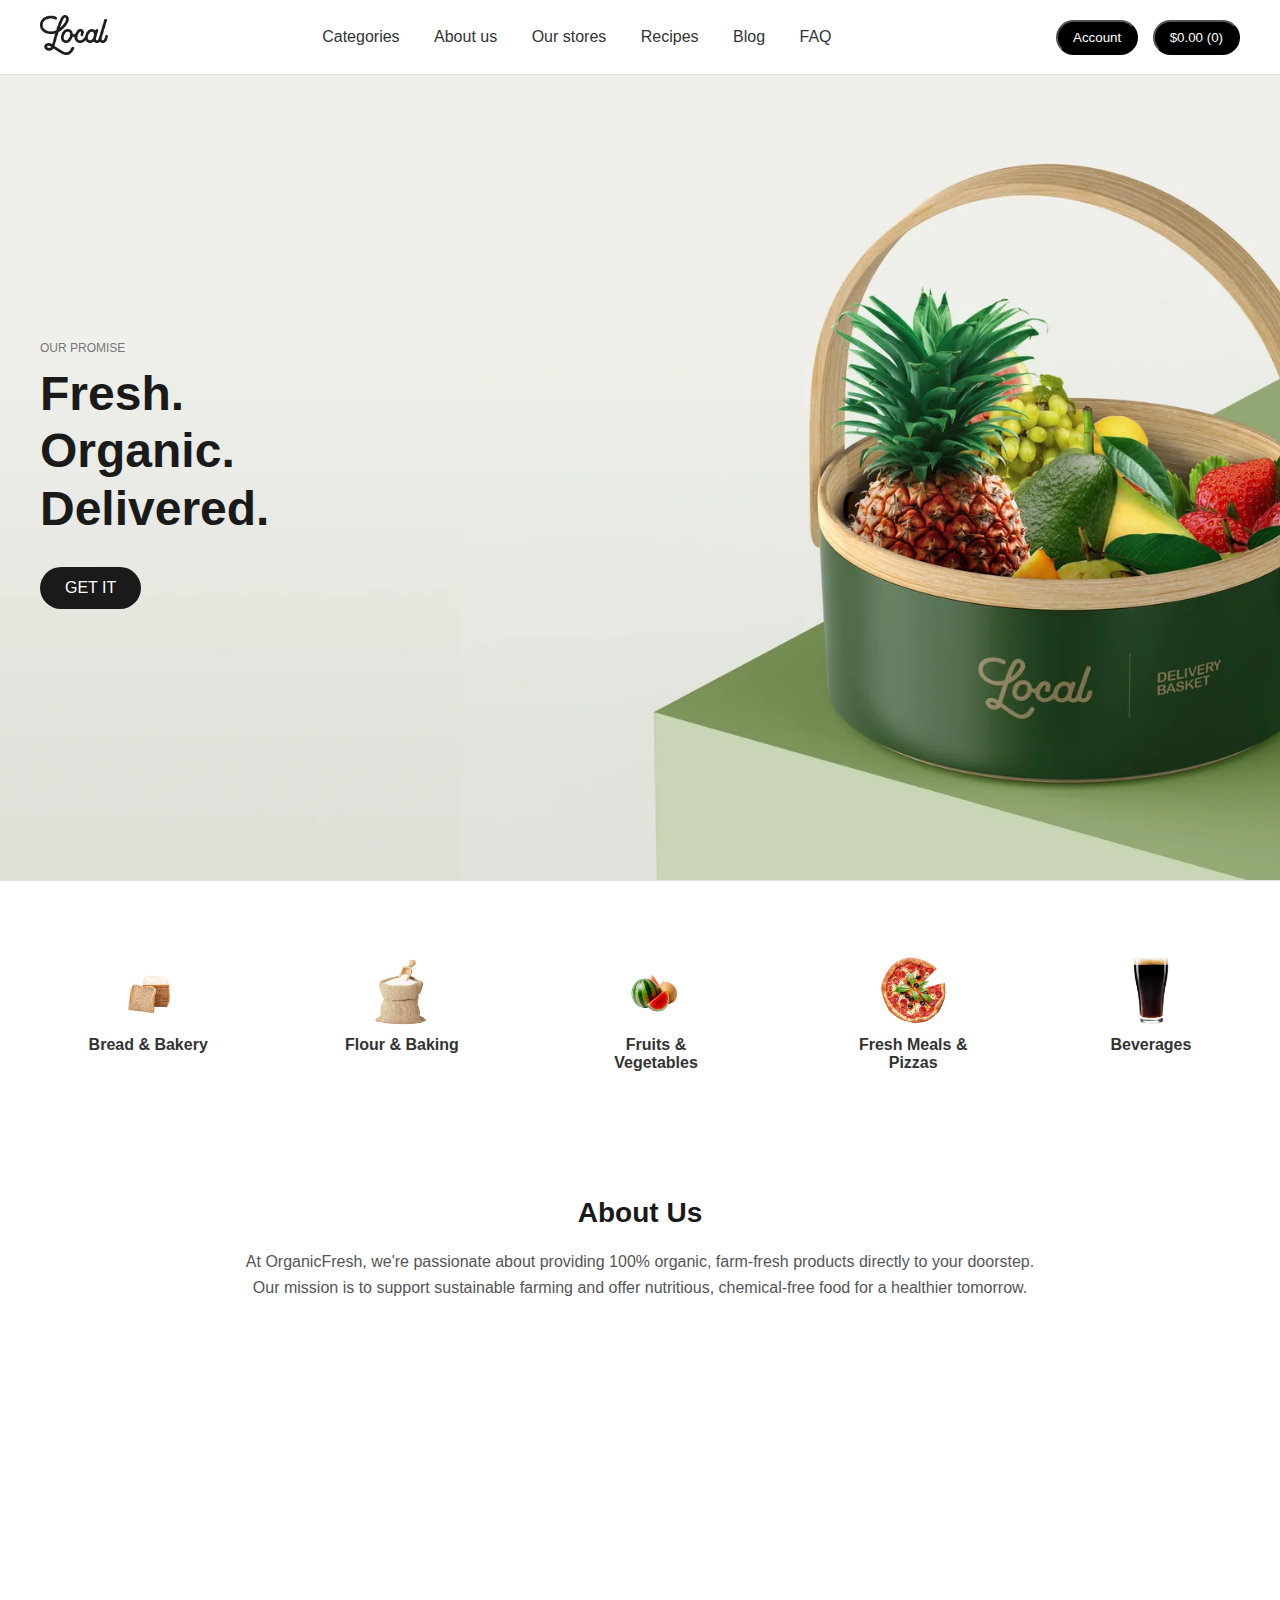
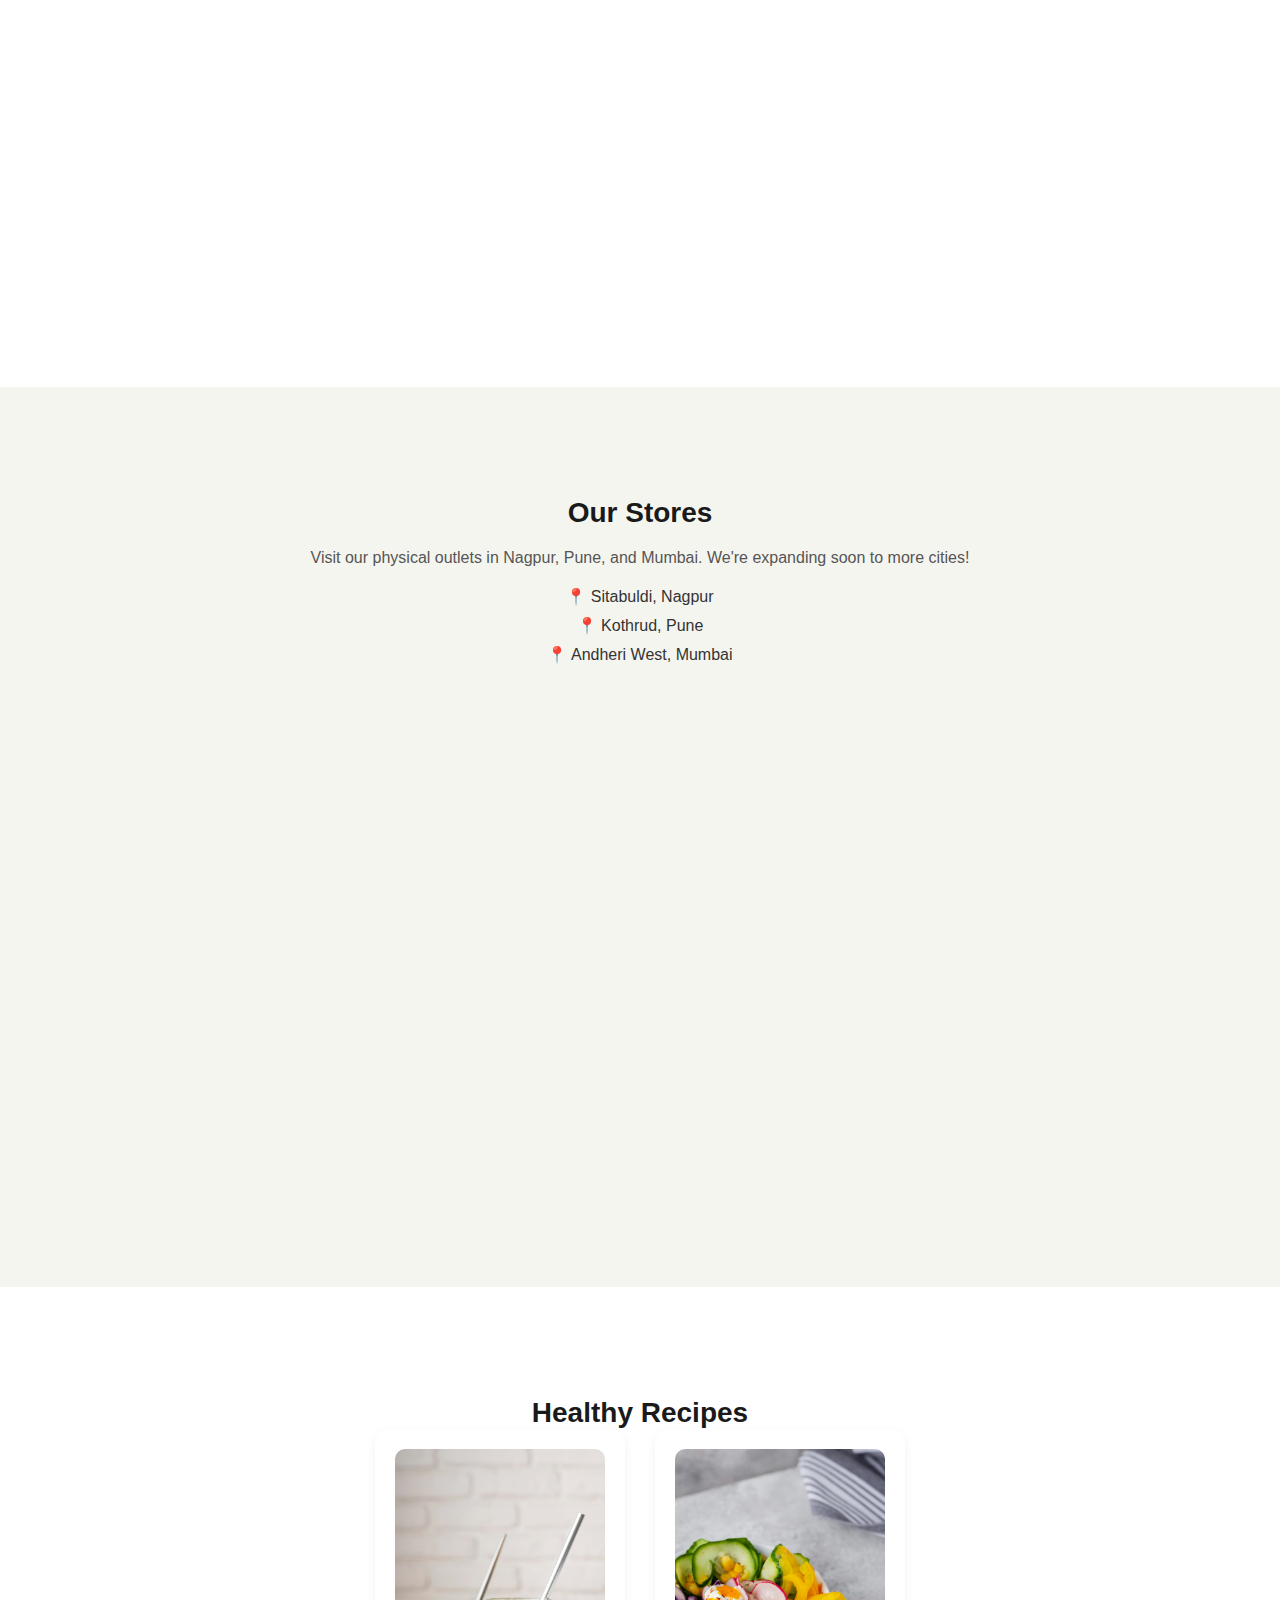
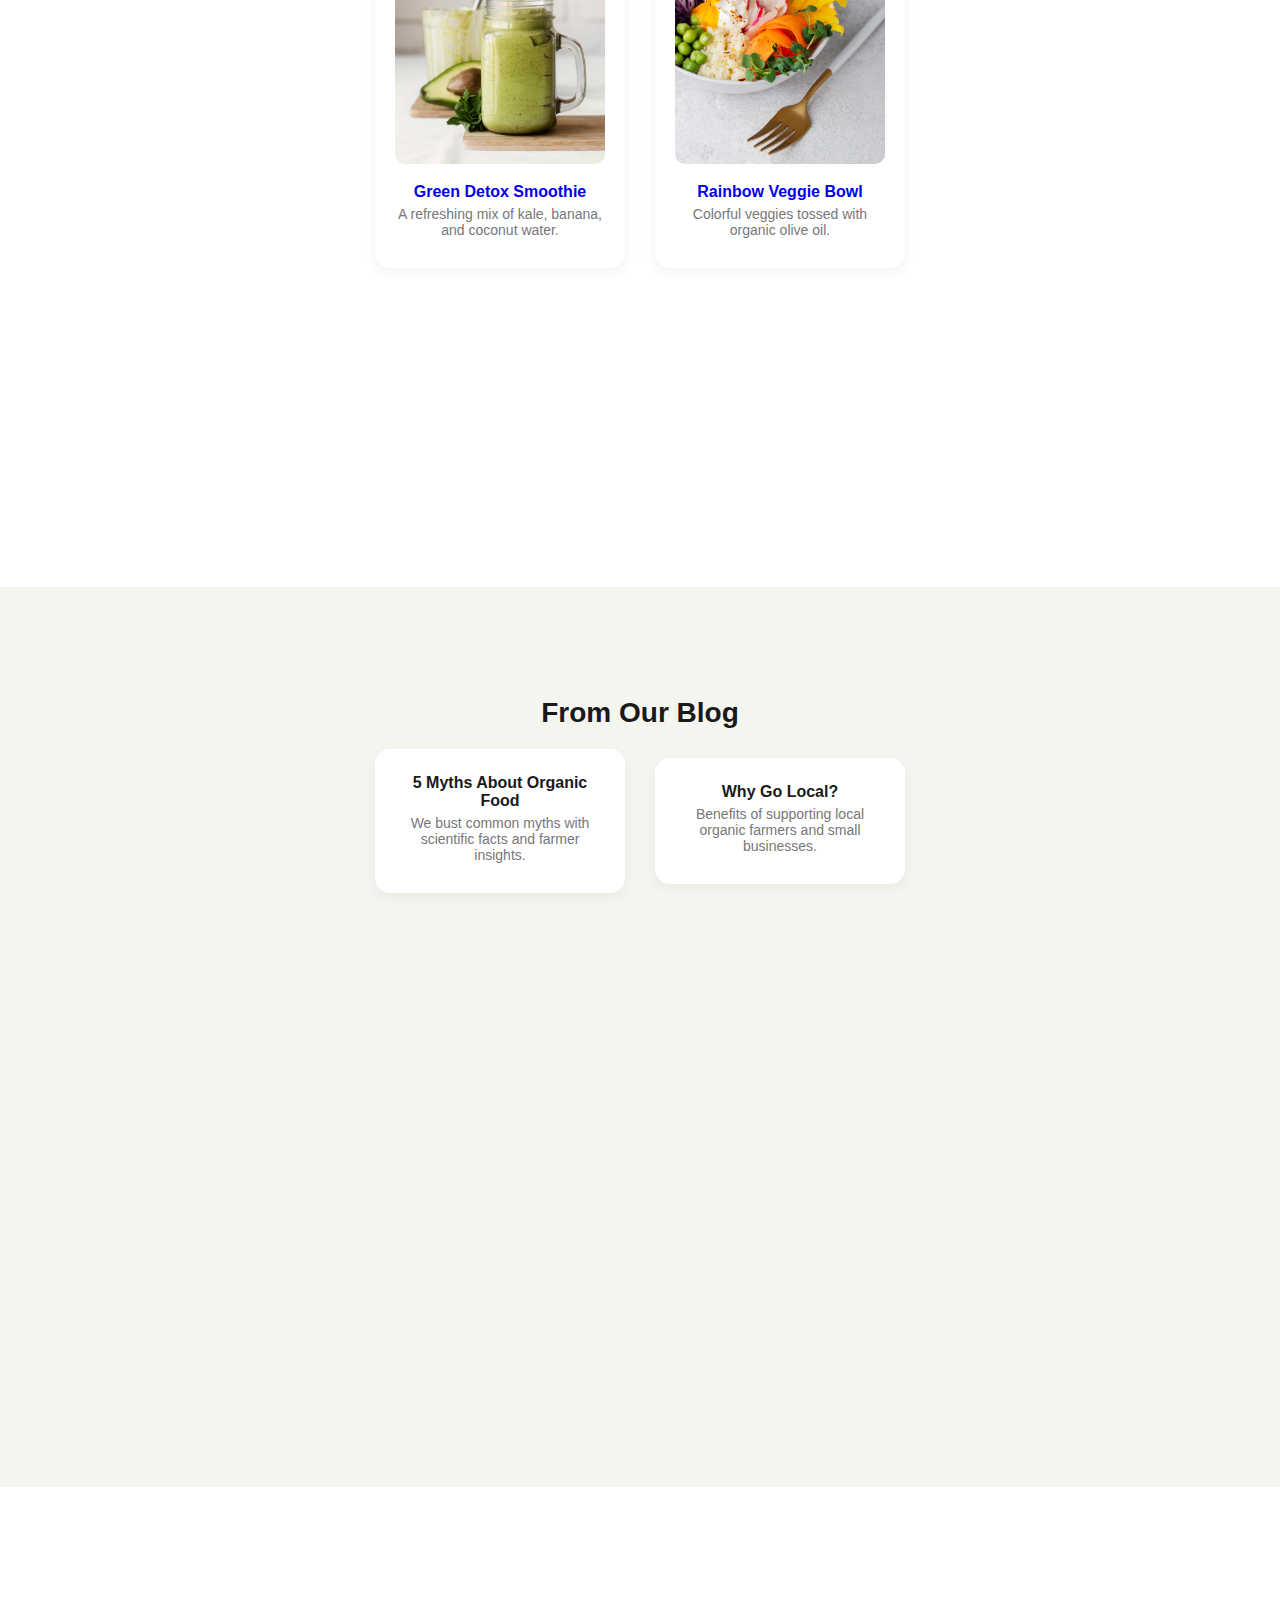
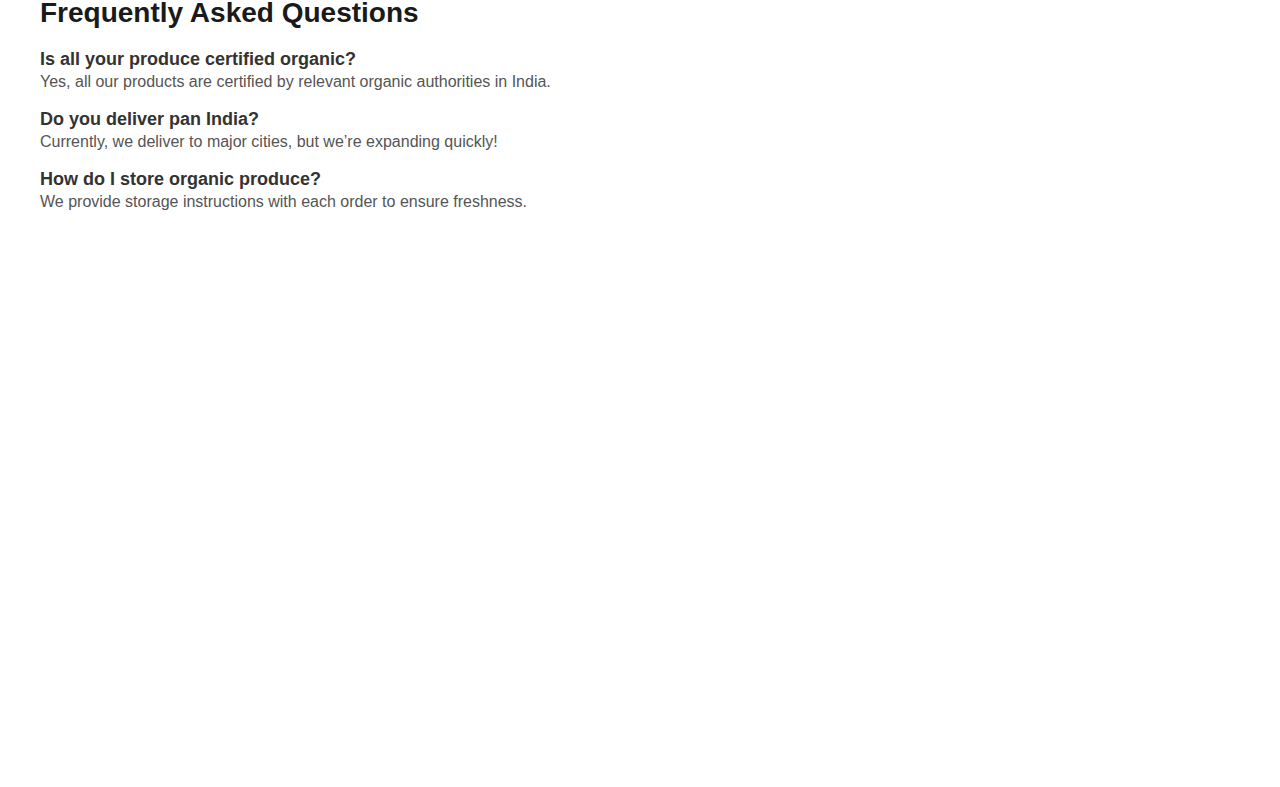
<file: index.html>
<!DOCTYPE html>
<html lang="en">
<head>
  <meta charset="UTF-8" />
  <meta name="viewport" content="width=device-width, initial-scale=1.0" />
  <title>Local - Organic Store</title>
  <link rel="stylesheet" href="styles.css" />
</head>
<body>
    <header class="navbar">
        <div class="logo"><img src="images/logo.webp" alt="Local Organic Store" /></div>
        <nav class="nav-links">
        <a href="#categories">Categories</a>
        <a href="#about">About us</a>
        <a href="#stores">Our stores</a>
        <a href="#recipes">Recipes</a>
        <a href="#blog">Blog</a>
        <a href="#faq">FAQ</a>
        </nav>
        <div class="user-actions">
        <button class="account-btn">Account</button>
        <button class="cart-btn">$0.00 (0)
        </button>
      </div>
    </header>

    <section class="hero">
        <div class="hero-text">
        <p class="tagline">OUR PROMISE</p>
        <h1>
            Fresh.<br />
            Organic.<br />
            Delivered.
        </h1>
        <a href="#categories">
            <button class="cta-btn">GET IT</button>
        </a>
        </div>
    </section>

    <section id="categories" class="categories">
        <div class="category-item" data-category="Bread & Bakery">
            <img src="images/bread.png" alt="Bread & Bakery" />
            <p>Bread & Bakery</p>
        </div>
        <div class="category-item" data-category="Flour & Baking">
            <img src="images/flour.png" alt="Flour & Baking" />
            <p>Flour & Baking</p>
        </div>
        <div class="category-item" data-category="Fruits & Vegetables">
            <img src="images/fruits.png" alt="Fruits & Vegetables" />
            <p>Fruits & Vegetables</p>
        </div>
        <div class="category-item" data-category="Fresh Meals & Pizzas">
            <img src="images/pizza.png" alt="Fresh Meals & Pizzas" />
            <p>Fresh Meals & Pizzas</p>
        </div>
        <div class="category-item" data-category="Beverages">
            <img src="images/beverages.png" alt="Beverages" />
            <p>Beverages</p>
        </div>
    </section>

    <section id="category-products" class="category-products" style="display: none;">
        <h2 id="category-title">Category Products</h2>
        <div class="product-grid" id="category-product-list"></div>
    </section>

    <!-- About Us -->
    <section id="about" class="about-us" style="padding: 60px 40px; background-color: #fff;">
        <h2 style="font-size: 28px; margin-bottom: 20px;">About Us</h2>
        <p style="max-width: 800px; line-height: 1.6; color: #555;">
        At OrganicFresh, we're passionate about providing 100% organic, farm-fresh products directly to your doorstep.
        Our mission is to support sustainable farming and offer nutritious, chemical-free food for a healthier tomorrow.
        </p>
    </section>

    <!-- Our Stores -->
    <section id="stores" class="our-stores" style="padding: 60px 40px; background-color: #f5f5f0;">
        <h2 style="font-size: 28px; margin-bottom: 20px;">Our Stores</h2>
        <p style="max-width: 800px; color: #555;">
        Visit our physical outlets in Nagpur, Pune, and Mumbai. We're expanding soon to more cities!
        </p>
        <ul style="margin-top: 20px; color: #333;">
        <li>📍 Sitabuldi, Nagpur</li>
        <li>📍 Kothrud, Pune</li>
        <li>📍 Andheri West, Mumbai</li>
        </ul>
    </section>

    <!-- Recipes -->
    <section id="recipes" class="recipes">
        <h2>Healthy Recipes</h2>
        <div class="product-grid">
            <a href="recipe.html?recipe=green-smoothie" class="product-card">
                <img src="images/recipe1.jpg" alt="Smoothie">
                <h3>Green Detox Smoothie</h3>
                <p class="desc">A refreshing mix of kale, banana, and coconut water.</p>
            </a>
            <a href="recipe.html?recipe=veggie-bowl" class="product-card">
                <img src="images/recipe2.jpg" alt="Salad">
                <h3>Rainbow Veggie Bowl</h3>
                <p class="desc">Colorful veggies tossed with organic olive oil.</p>
            </a>
        </div>
    </section>
  

    <!-- Blog -->
    <section id="blog" class="blog" style="padding: 60px 40px; background-color: #f5f5f0;">
        <h2 style="font-size: 28px; margin-bottom: 20px;">From Our Blog</h2>
        <div class="product-grid">
        <div class="product-card">
            <h3>5 Myths About Organic Food</h3>
            <p class="desc">We bust common myths with scientific facts and farmer insights.</p>
        </div>
        <div class="product-card">
            <h3>Why Go Local?</h3>
            <p class="desc">Benefits of supporting local organic farmers and small businesses.</p>
        </div>
        </div>
    </section>

    <!-- FAQ -->
    <section id="faq" class="faq" style="padding: 60px 40px; background-color: #fff;">
        <h2 style="font-size: 28px; margin-bottom: 20px;">Frequently Asked Questions</h2>
        <div>
        <h4 style="margin-top: 15px;">Is all your produce certified organic?</h4>
        <p style="color: #555;">Yes, all our products are certified by relevant organic authorities in India.</p>

        <h4 style="margin-top: 15px;">Do you deliver pan India?</h4>
        <p style="color: #555;">Currently, we deliver to major cities, but we’re expanding quickly!</p>

        <h4 style="margin-top: 15px;">How do I store organic produce?</h4>
        <p style="color: #555;">We provide storage instructions with each order to ensure freshness.</p>
        </div>
    </section>

    <script src="script.js"></script>


</body>
</html>
</file>
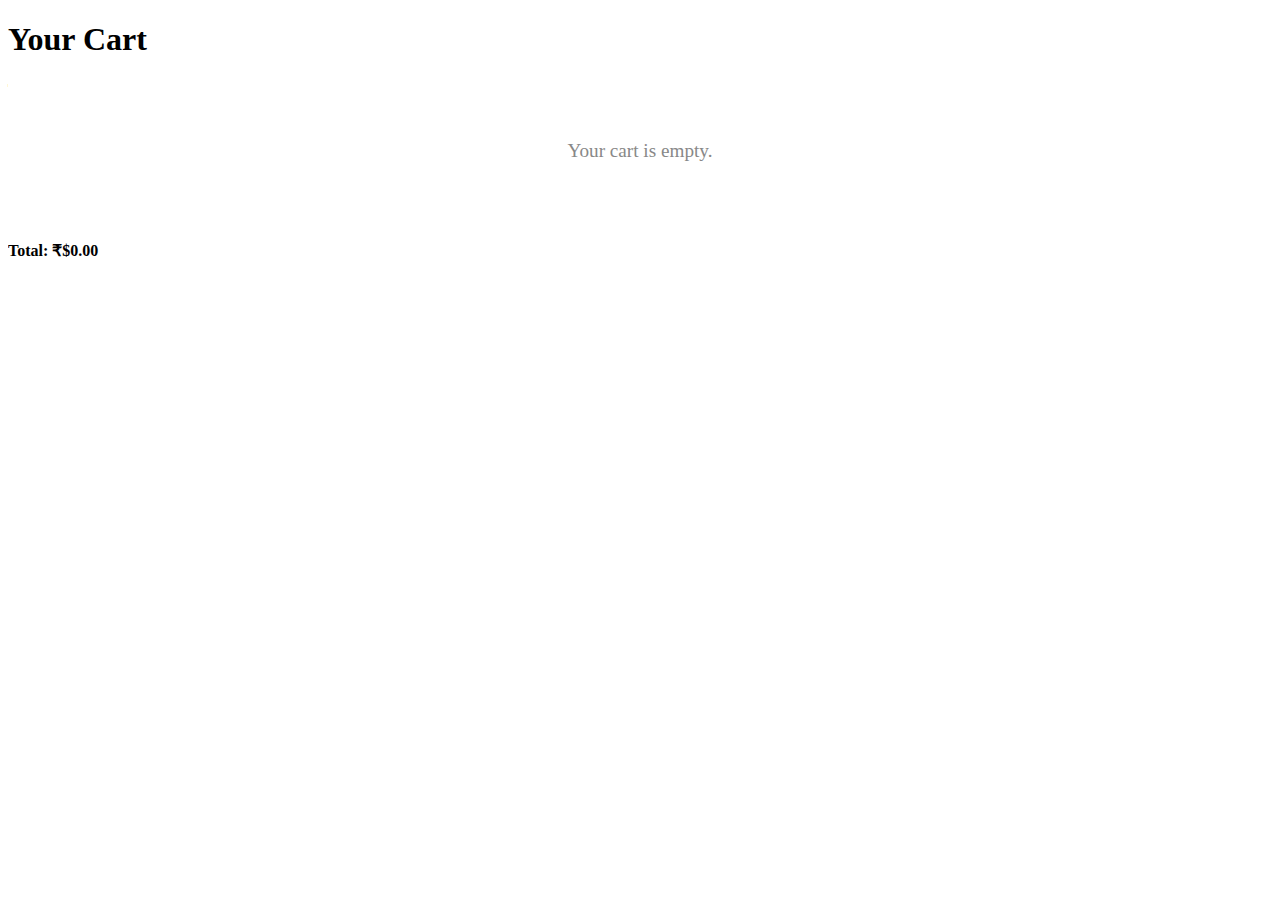
<file: cart.html>
<!DOCTYPE html>
<html lang="en">
<head>
    <meta charset="UTF-8">
    <meta name="viewport" content="width=device-width, initial-scale=1.0">
    <title>Cart - JPTravels</title>
    <link rel="stylesheet" href="cart.css">
</head>
<body>
    <header>
        <h1>Your Cart</h1>
    </header>
    <main>
        <div id="cart-items" class="cart-items"></div>
        <div class="total-container">
            <strong>Total: ₹<span id="cart-total">0.00</span></strong>
        </div>
    </main>
    <script src="cart.js"></script>
</body>
</html>
</file>
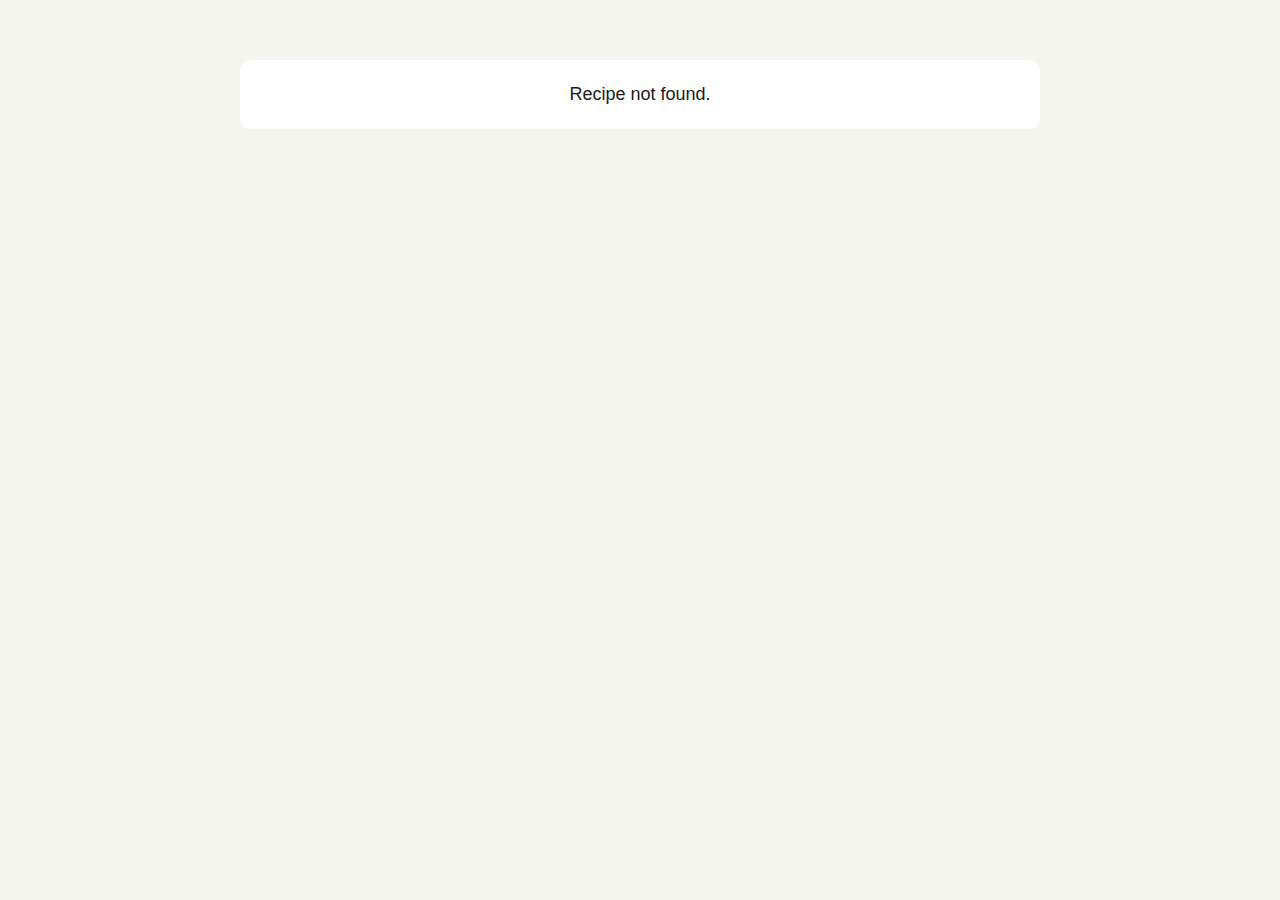
<file: recipe.html>
<!DOCTYPE html>
<html lang="en">
<head>
  <meta charset="UTF-8">
  <title>Recipe Details</title>
  <link rel="stylesheet" href="styles.css">
  <style>
    body {
      font-family: Arial, sans-serif;
      margin: 0;
      padding: 0;
      background-color: #f5f5f0;
    }

    .recipe-detail {
      max-width: 800px;
      margin: 60px auto;
      padding: 20px;
      background-color: #fff;
      border-radius: 10px;
      text-align: center;
    }
    .recipe-detail img {
      width: 30%;
      max-width: 500px;
      border-radius: 12px;
      margin-bottom: 20px;
    }
    .recipe-detail h1 {
      font-size: 32px;
      margin-bottom: 30px;
      margin-top: 20px;
    }
    .recipe-detail p {
      font-size: 18px;
      line-height: 1.6;
    }
  </style>
</head>
<body>
  <div class="recipe-detail" id="recipeContainer">
    <!-- Content inserted by JS -->
  </div>

  <script>
    const recipes = {
      "green-smoothie": {
        title: "Green Detox Smoothie",
        img: "images/recipe1.jpg",
        description: "A refreshing mix of kale, banana, and coconut water.",
        details: "Blend together 1 banana, 1 cup kale, 1/2 cup coconut water, 1 tsp chia seeds. Enjoy chilled!"
      },
      "veggie-bowl": {
        title: "Rainbow Veggie Bowl",
        img: "images/recipe2.jpg",
        description: "Colorful veggies tossed with organic olive oil.",
        details: "Combine chopped bell peppers, shredded carrots, cherry tomatoes, spinach, and quinoa. Dress with olive oil, lemon juice, and herbs."
      }
    };

    const params = new URLSearchParams(window.location.search);
    const recipeKey = params.get('recipe');
    const container = document.getElementById('recipeContainer');

    if (recipes[recipeKey]) {
      const recipe = recipes[recipeKey];
      container.innerHTML = `
        <h1>${recipe.title}</h1>
        <img src="${recipe.img}" alt="${recipe.title}">
        
        <p><strong>${recipe.description}</strong></p>
        <p>${recipe.details}</p>
      `;
    } else {
      container.innerHTML = `<p>Recipe not found.</p>`;
    }
  </script>
</body>
</html>
</file>
<file: styles.css>
* {
  margin: 0;
  padding: 0;
  box-sizing: border-box;
}

html{
  scroll-behavior: smooth;
}

body {
  font-family: 'Inter', sans-serif;
  color: #1a1a1a;
  background-color: #f5f5f0;
  padding-top: 70px;
}

/* Header */
.navbar {
  display: flex;
  justify-content: space-between;
  align-items: center;
  padding: 15px 40px;
  background-color: #fff;
  border-bottom: 1px solid #e0e0e0;
  position: fixed;  /* Fixes the navbar at the top */
  top: 0;  /* Ensures it stays at the top */
  left: 0;
  right: 0;
  z-index: 1000;  /* Makes sure it stays on top of other elements */
}

.logo img{
  height: 40px;
}

.nav-links a {
  margin: 0 15px;
  text-decoration: none;
  color: #333;
  font-weight: 500;
}

.user-actions {
  position: relative; /* Added */
  /* Other styles */
}

.user-actions button {
  background: black;
  color: white;
  padding: 8px 15px;
  margin-left: 10px;
  cursor: pointer;
  font-weight: 500;
  border-radius: 20px;
  z-index: 1; /*Added*/
  position: relative; /*Added*/
}


/* Hero section */
.hero {
  display: flex;
  align-items: center;
  justify-content: space-between;
  padding: 60px 40px;
  background-color: #f2f2fecc;
  min-height: 90vh;
  background-image: url('images/background.webp');
  background-size: cover;
  background-position: center;
  background-repeat: no-repeat;
}



.hero-text .tagline {
  text-transform: uppercase;
  font-size: 12px;
  color: #777;
  margin-bottom: 10px;
}

.hero-text h1 {
  font-size: 48px;
  line-height: 1.2;
  margin-bottom: 30px;
}

.cta-btn {
  padding: 12px 25px;
  background-color: #1a1a1a;
  color: #fff;
  border: none;
  border-radius: 30px;
  cursor: pointer;
  font-size: 16px;
}

.hero-image img {
  max-width: 400px;
  border-radius: 20px;
}

/* Responsive */
@media (max-width: 768px) {
  .hero {
    flex-direction: column;
    text-align: center;
  }

  .hero-image img {
    margin-top: 30px;
    width: 80%;
  }

  .nav-links {
    display: none;
  }
}

/* Category Icons */
.categories {
  min-height: 20vh;
  display: flex;
  justify-content: space-around;
  padding: 75px 20px 15px 20px;
  background-color: #fff;
  border-top: 1px solid #e0e0e0;
  flex-wrap: wrap; /* Ensures that items wrap if necessary */
}

.category-item {
  display: flex;
  flex-direction: column;
  align-items: center;
  max-width: 120px;
  text-align: center;
  cursor: pointer;
  transition: transform 0.3s ease;
}

.category-item:hover {
  transform: scale(1.1);
}

.category-item img {
  width: 70px; /* Adjust the size to make it slightly larger */
  height: 70px;
  object-fit: contain;
  margin-bottom: 10px;
  transition: opacity 0.3s ease;
}

.category-item p {
  font-size: 16px;
  font-weight: 600;
  color: #333;
}

.category-item:hover img {
  opacity: 0.8; /* Add hover effect for images */
}

/* Category Products Section */
.category-products {
  height: 80vh;
  padding: 20px 40px;
  background-color: #f5f5f0;
  display: none; /* Hidden initially, shown when a category is clicked */
}

#category-title {
  font-size: 24px;
  margin-top: 10px;
  margin-bottom: 30px;
  text-align: center;
  color: #1a1a1a;
  font-weight: 600;
}

.product-grid {
  display: flex;
  gap: 30px;
  flex-wrap: wrap;
  align-items: center;
  justify-content: center;

}

.product-item {
background-color: #fff;
border: 1px solid #ddd;
border-radius: 16px;
padding: 16px;
text-align: center;
width: 200px;
margin: 10px;
box-shadow: 0 2px 6px rgba(0, 0, 0, 0.1);
transition: transform 0.2s ease, box-shadow 0.2s ease;
}

.product-item:hover {
transform: translateY(-5px);
box-shadow: 0 6px 12px rgba(0, 0, 0, 0.15);
}

.product-item img {
max-width: 100%;
height: 120px;
object-fit: contain;
margin-bottom: 10px;
}

.product-item h3 {
  font-size: 1rem;
  margin: 8px 0;
  color: #333;
}

.product-item p {
  font-size: 14px;
  color: #777;
  margin: 5px 0;
}

.product-item .price {
  font-size: 16px;
  font-weight: bold;
  color: #1a1a1a;
  margin: 10px 0;
}

.product-item .buy-now-btn {
  background-color: #27ae60;
  color: white;
  border: none;
  padding: 8px 14px;
  border-radius: 8px;
  cursor: pointer;
  transition: background-color 0.2s ease;;
}

.product-item .buy-now-btn:hover {
background-color: #219150;
}

@keyframes shake {
0% { transform: translateX(0); }
25% { transform: translateX(-4px); }
50% { transform: translateX(4px); }
75% { transform: translateX(-4px); }
100% { transform: translateX(0); }
}

.cart-btn.shake {
animation: shake 0.4s ease;
}

#category-product-list {
display: flex;
flex-wrap: wrap;
justify-content: center;
gap: 16px;
}

/* Responsive */
@media (max-width: 768px) {
  .categories {
      flex-direction: column;
      align-items: center;
  }

  .category-item {
      margin-bottom: 20px;
  }

  .product-grid {
      flex-direction: column;
      gap: 20px;
      align-items: center;
  }

  .product-item {
      width: 90%;
      max-width: 350px;
  }

  .category-item img {
      width: 80px; /* Slightly larger images for mobile */
      height: 80px;
  }

  #category-title {
      font-size: 24px;
      text-align: center;
  }

  .product-item .price {
      font-size: 18px;
      font-weight: 600;
  }
}


/* Best Sellers */
.best-sellers {
  padding: 60px 40px;
  background-color: #f5f5f0;
}

.best-sellers h2 {
  font-size: 24px;
  margin-bottom: 30px;
}

.product-grid {
  display: flex;
  gap: 30px;
  flex-wrap: wrap;
}

.product-card {
  background-color: #fff;
  border-radius: 15px;
  padding: 20px;
  width: 250px;
  box-shadow: 0 4px 12px rgba(0, 0, 0, 0.05);
}

.product-card img {
  width: 100%;
  border-radius: 10px;
  margin-bottom: 10px;
}

.price {
  font-size: 14px;
  color: #555;
}

.discount {
  color: #d90000;
  font-weight: bold;
}

.product-card:hover {
  transform: translateY(-5px);
  box-shadow: 0 6px 12px rgba(0, 0, 0, 0.15);
  transition: transform 0.2s ease, box-shadow 0.2s ease;
  cursor: pointer;
}

.product-card h3 {
  font-size: 16px;
  margin: 5px 0;
  text-decoration: none;
}

.product-card:hover h3 {
  text-decoration: underline;
}

.rating {
  color: #f5a623;
  font-size: 14px;
}

.desc {
  font-size: 14px;
  color: #777;
  margin-bottom: 10px;
}

.buy-btn {
  border: 1px solid #000;
  background: none;
  padding: 10px 20px;
  border-radius: 25px;
  font-weight: 500;
  cursor: pointer;
}

.recipes a {
  text-decoration: none;
}


/* .stock {
  font-size: 12px;
  margin-top: 10px;
}

.stock.out {
  color: #b00020;
}

.stock.in {
  color: #00a000;
} */

/* Responsive */
@media (max-width: 768px) {
  .product-grid {
    flex-direction: column;
    align-items: center;
  }

  .categories {
    flex-wrap: wrap;
    gap: 20px;
  }
}

/* About Us */
.about-us {
  min-height: 100vh;
  padding: 75px 40px;
  background-color: #fff;
}

.about-us h2 {
  padding-top: 50px;
  font-size: 28px;
  margin-bottom: 20px;
  text-align: center;
}

.about-us p {
  max-width: 100vw;
  line-height: 1.6;
  color: #555;
  text-align: center;
  justify-content: center;
  align-items: center;
  margin: 0 auto;
}

/* Our Stores */
.our-stores {
  min-height: 100vh;
  padding: 60px 40px;
  background-color: #f5f5f0;
}

.our-stores h2 {
  padding-top: 50px;
  font-size: 28px;
  margin-bottom: 20px;
  text-align: center;
}

.our-stores p {
  max-width: 800px;
  color: #555;
  text-align: center;
  justify-content: center;
  align-items: center;
  margin: 0 auto;
}

.our-stores ul {
  margin-top: 20px;
  list-style: none;
  padding-left: 0;
  color: #333;
  text-align: center;
  justify-content: center;
  align-items: center;
  margin: 0 auto;
}

.our-stores li {
  margin-bottom: 10px;
  font-size: 16px;
}

/* Recipes */
.recipes {
  min-height: 100vh;
  padding: 60px 40px;
  background-color: #fff;
  text-align: center;
  justify-content: center;
  align-items: center;
  margin: 0 auto;
}

.recipes h2 {
  padding-top: 50px;
  font-size: 28px;
  margin-bottom: 20px;
  text-align: center;
  justify-content: center;
  align-items: center;
  margin: 0 auto;
}

/* Blog */
.blog {
  padding: 60px 40px;
  min-height: 100vh;
  background-color: #f5f5f0;
  text-align: center;
  justify-content: center;
  align-items: center;
  margin: 0 auto;
}

.blog h2 {
  padding-top: 50px;
  font-size: 28px;
  margin-bottom: 20px;
}

/* FAQ */
.faq {
  padding: 60px 40px;
  min-height: 100vh;
  background-color: #fff;
}

.faq h2 {
  padding-top: 50px;
  font-size: 28px;
  margin-bottom: 20px;
}

.faq h4 {
  font-size: 18px;
  font-weight: 600;
  margin-top: 20px;
  color: #333;
}

.faq p {
  color: #555;
  line-height: 1.5;
}

/* Responsive Additions */
@media (max-width: 768px) {
  .about-us,
  .our-stores,
  .recipes,
  .blog,
  .faq {
    padding: 40px 20px;
  }

  .product-grid {
    gap: 20px;
  }
}
</file>
<file: cart.css>
/* General container */
.cart-container {
  max-width: 960px;
  margin: 60px auto;
  padding: 30px;
  background-color: #fdfdfd;
  border-radius: 12px;
  box-shadow: 0 8px 24px rgba(0, 0, 0, 0.08);
  font-family: 'Segoe UI', sans-serif;
  color: #333;
}

/* Heading */
.cart-container h2 {
  text-align: center;
  margin-bottom: 40px;
  font-size: 2.4em;
  color: #1a1a1a;
  font-weight: 600;
  letter-spacing: 0.5px;
  text-transform: uppercase;
}

/* Individual cart item */
.cart-item {
  display: flex;
  align-items: center;
  justify-content: space-between;
  border-bottom: 1px solid #e0e0e0;
  padding: 20px 0;
  transition: background-color 0.3s;
}

.cart-item:hover {
  background-color: #fafafa;
}

/* Product image */
.cart-item img {
  width: 90px;
  height: 90px;
  object-fit: cover;
  border-radius: 8px;
  box-shadow: 0 4px 12px rgba(0, 0, 0, 0.06);
}

/* Product name & price */
.cart-item-details {
  flex-grow: 1;
  margin-left: 25px;
}

.cart-item-details p {
  margin: 4px 0;
  font-size: 1.05rem;
  color: #333;
  line-height: 1.4;
}

/* Quantity input */
.cart-item-quantity input {
  width: 70px;
  padding: 8px;
  font-size: 1rem;
  border: 1px solid #ccc;
  border-radius: 6px;
  transition: border-color 0.3s;
  outline: none;
}

.cart-item-quantity input:focus {
  border-color: #007bff;
}

/* Remove button */
.remove-btn {
  background-color: #ff4d4d;
  color: white;
  padding: 8px 14px;
  border: none;
  border-radius: 6px;
  font-size: 0.95rem;
  cursor: pointer;
  transition: background-color 0.3s ease, transform 0.2s ease;
}

.remove-btn:hover {
  background-color: #cc0000;
  transform: scale(1.05);
}

/* Total section */
.cart-total {
  text-align: right;
  margin-top: 30px;
  font-size: 1.5em;
  font-weight: 600;
  color: #1a1a1a;
}

/* Empty cart message */
.empty-cart {
  text-align: center;
  font-size: 1.2em;
  color: #888;
  padding: 60px 0;
}

/* Responsive behavior */
@media (max-width: 640px) {
  .cart-item {
    flex-direction: column;
    align-items: flex-start;
  }

  .cart-item-details {
    margin-left: 0;
    margin-top: 15px;
  }

  .cart-item-quantity {
    margin-top: 12px;
  }

  .cart-total {
    text-align: center;
    margin-top: 40px;
  }

  .remove-btn {
    margin-top: 10px;
  }
}
</file>
